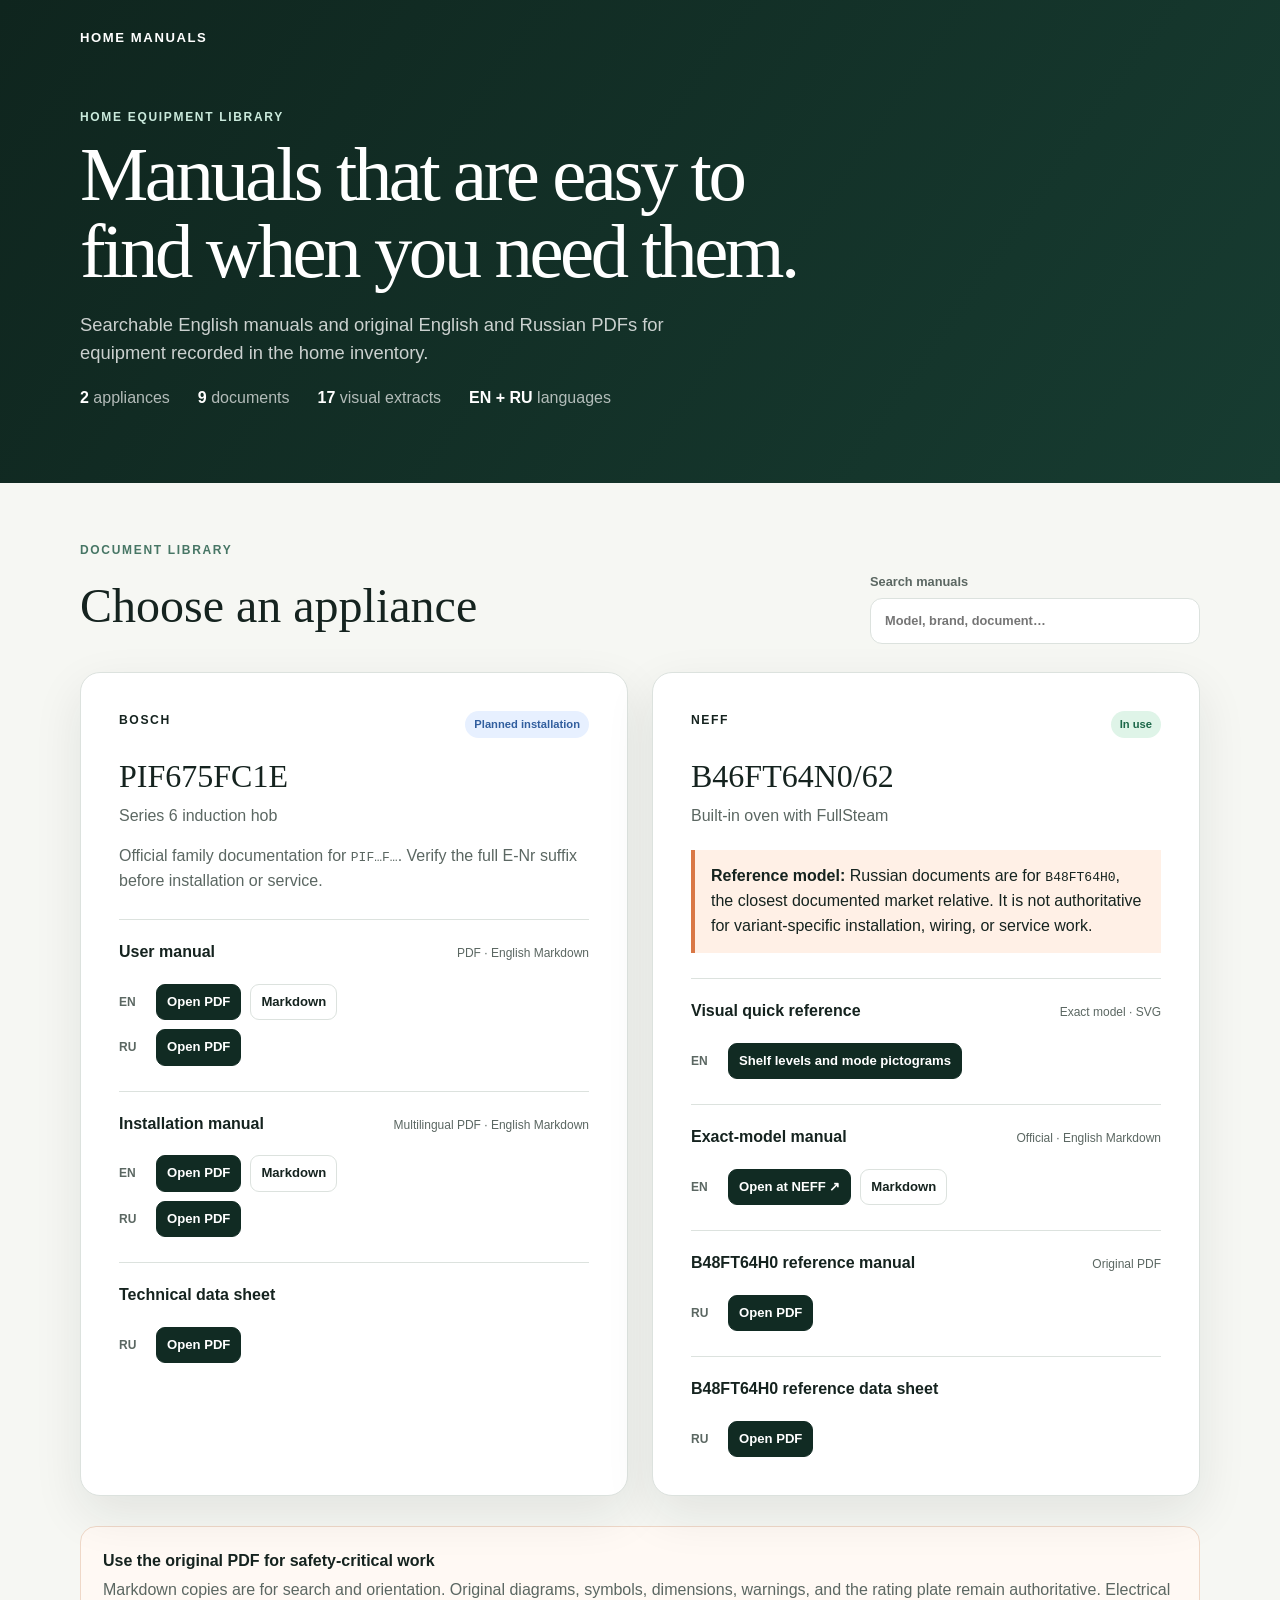
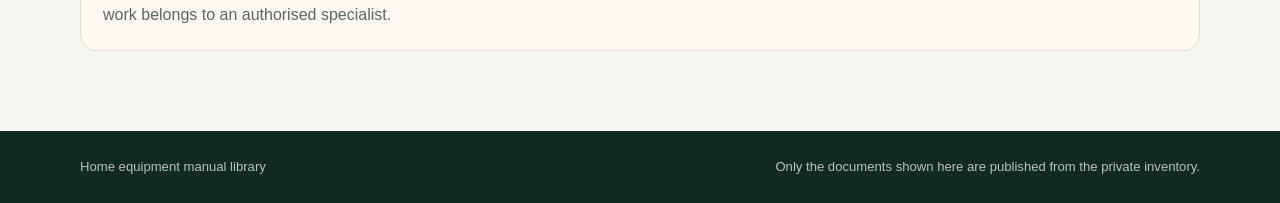
<file: manuals/index.html>
<!doctype html>
<html lang="en">
  <head>
    <meta charset="utf-8">
    <meta name="viewport" content="width=device-width, initial-scale=1">
    <meta name="description" content="English manuals and original English and Russian PDFs for home equipment.">
    <meta name="theme-color" content="#11221d">
    <title>Home equipment manuals</title>
    <link rel="icon" href="assets/favicon.svg" type="image/svg+xml">
    <link rel="stylesheet" href="assets/styles.css">
    <script src="assets/app.js" defer></script>
  </head>
  <body>
    <a class="skip-link" href="#manuals">Skip to manuals</a>
    <header class="hero">
      <div class="shell hero__inner">
        <div class="brand">Home manuals</div>
        <div class="hero__content">
          <p class="eyebrow">Home equipment library</p>
          <h1>Manuals that are easy to find when you need them.</h1>
          <p class="hero__lead">Searchable English manuals and original English and Russian PDFs for equipment recorded in the home inventory.</p>
          <div class="hero__facts" aria-label="Library summary">
            <span><strong>2</strong> appliances</span>
            <span><strong>9</strong> documents</span>
            <span><strong>17</strong> visual extracts</span>
            <span><strong>EN + RU</strong> languages</span>
          </div>
        </div>
      </div>
    </header>
    <main id="manuals" class="shell main-content">
      <section class="toolbar" aria-labelledby="library-heading">
        <div>
          <p class="eyebrow eyebrow--dark">Document library</p>
          <h2 id="library-heading">Choose an appliance</h2>
        </div>
        <label class="search">Search manuals
          <input id="manual-search" type="search" placeholder="Model, brand, document…" autocomplete="off">
        </label>
      </section>
      <p id="no-results" class="no-results" hidden>No manuals match that search.</p>
      <div class="appliance-grid">
        <article class="appliance-card" data-search="bosch pif675fc1e induction hob cooktop planned user installation datasheet english russian">
          <div class="topline"><span class="brand-name">Bosch</span><span class="status status--planned">Planned installation</span></div>
          <h3>PIF675FC1E</h3>
          <p class="appliance-type">Series 6 induction hob</p>
          <p class="model-note">Official family documentation for <code>PIF…F…</code>. Verify the full E-Nr suffix before installation or service.</p>
          <div class="document-group">
            <div class="document-heading"><h4>User manual</h4><span class="format-note">PDF · English Markdown</span></div>
            <div class="language-row"><span class="language">EN</span><a class="document-link document-link--primary" href="manuals/bosch-pif675fc1e/PIF675FC1E-user-manual-en.pdf">Open PDF</a><a class="document-link" href="manuals/bosch-pif675fc1e/PIF675FC1E-user-manual-en.md">Markdown</a></div>
            <div class="language-row"><span class="language">RU</span><a class="document-link document-link--primary" href="manuals/bosch-pif675fc1e/PIF675FC1E-user-manual-ru.pdf">Open PDF</a></div>
          </div>
          <div class="document-group">
            <div class="document-heading"><h4>Installation manual</h4><span class="format-note">Multilingual PDF · English Markdown</span></div>
            <div class="language-row"><span class="language">EN</span><a class="document-link document-link--primary" href="manuals/bosch-pif675fc1e/PIF675FC1E-installation-manual-en-ru.pdf">Open PDF</a><a class="document-link" href="manuals/bosch-pif675fc1e/PIF675FC1E-installation-manual-en.md">Markdown</a></div>
            <div class="language-row"><span class="language">RU</span><a class="document-link document-link--primary" href="manuals/bosch-pif675fc1e/PIF675FC1E-installation-manual-en-ru.pdf">Open PDF</a></div>
          </div>
          <div class="document-group">
            <div class="document-heading"><h4>Technical data sheet</h4></div>
            <div class="language-row"><span class="language">RU</span><a class="document-link document-link--primary" href="manuals/bosch-pif675fc1e/PIF675FC1E-datasheet-ru.pdf">Open PDF</a></div>
          </div>
        </article>
        <article class="appliance-card" data-search="neff b46ft64n0 62 b48ft64h0 oven fullsteam installed user datasheet english russian reference">
          <div class="topline"><span class="brand-name">NEFF</span><span class="status">In use</span></div>
          <h3>B46FT64N0/62</h3>
          <p class="appliance-type">Built-in oven with FullSteam</p>
          <div class="notice" role="note"><strong>Reference model:</strong> Russian documents are for <code>B48FT64H0</code>, the closest documented market relative. It is not authoritative for variant-specific installation, wiring, or service work.</div>
          <div class="document-group">
            <div class="document-heading"><h4>Visual quick reference</h4><span class="format-note">Exact model · SVG</span></div>
            <div class="language-row"><span class="language">EN</span><a class="document-link document-link--primary" href="neff-b46ft64n0-62-quick-reference.html">Shelf levels and mode pictograms</a></div>
          </div>
          <div class="document-group">
            <div class="document-heading"><h4>Exact-model manual</h4><span class="format-note">Official · English Markdown</span></div>
            <div class="language-row"><span class="language">EN</span><a class="document-link document-link--primary" href="https://www.neff-home.com/uk/manual/9001613861?productCode=B46FT64N0%2F62" rel="noopener noreferrer">Open at NEFF ↗</a><a class="document-link" href="manuals/neff-b46ft64n0-62/B46FT64N0-62-user-manual-en.md">Markdown</a></div>
          </div>
          <div class="document-group">
            <div class="document-heading"><h4>B48FT64H0 reference manual</h4><span class="format-note">Original PDF</span></div>
            <div class="language-row"><span class="language">RU</span><a class="document-link document-link--primary" href="manuals/neff-b46ft64n0-62/B48FT64H0-user-manual-ru-reference.pdf">Open PDF</a></div>
          </div>
          <div class="document-group">
            <div class="document-heading"><h4>B48FT64H0 reference data sheet</h4></div>
            <div class="language-row"><span class="language">RU</span><a class="document-link document-link--primary" href="manuals/neff-b46ft64n0-62/B48FT64H0-datasheet-ru-reference.pdf">Open PDF</a></div>
          </div>
        </article>
      </div>
      <aside class="safety-note">
        <div><h2>Use the original PDF for safety-critical work</h2><p>Markdown copies are for search and orientation. Original diagrams, symbols, dimensions, warnings, and the rating plate remain authoritative. Electrical work belongs to an authorised specialist.</p></div>
      </aside>
    </main>
    <footer class="site-footer"><div class="shell site-footer__inner"><p>Home equipment manual library</p><p>Only the documents shown here are published from the private inventory.</p></div></footer>
  </body>
</html>
</file>
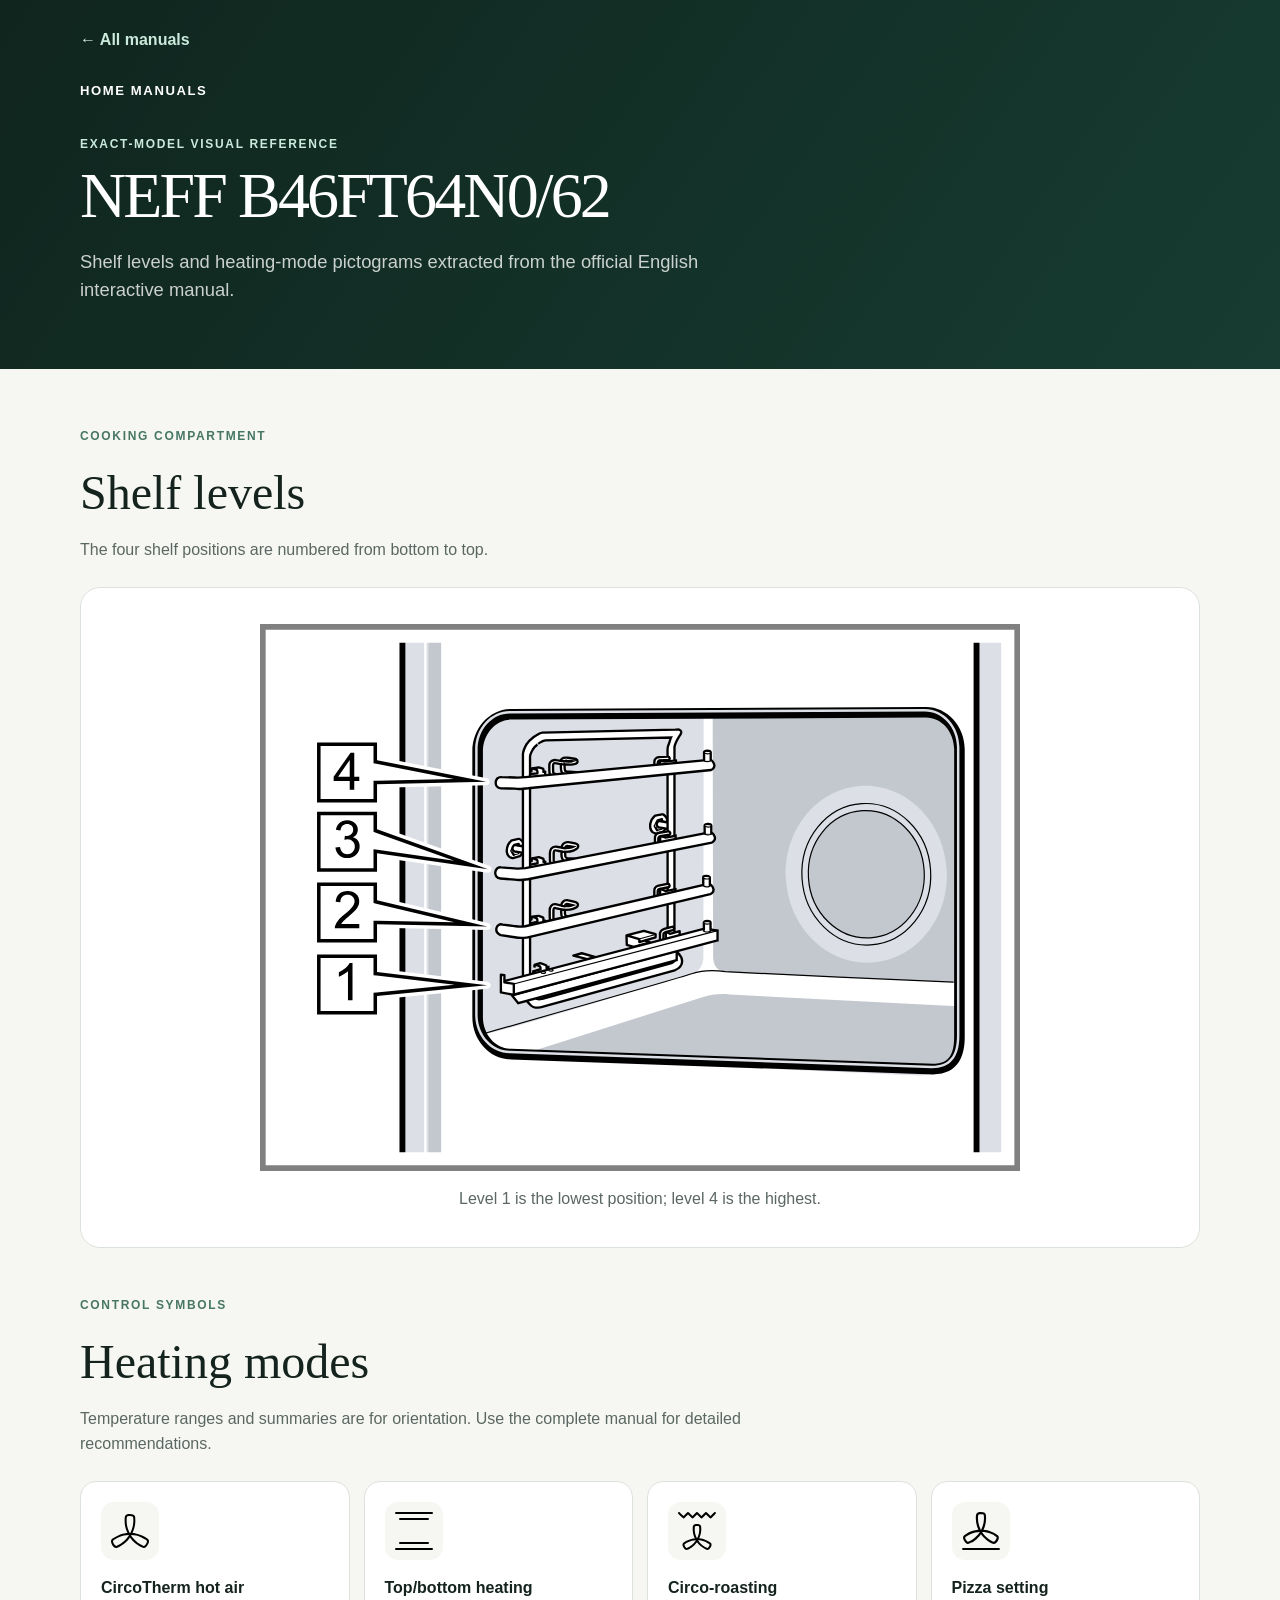
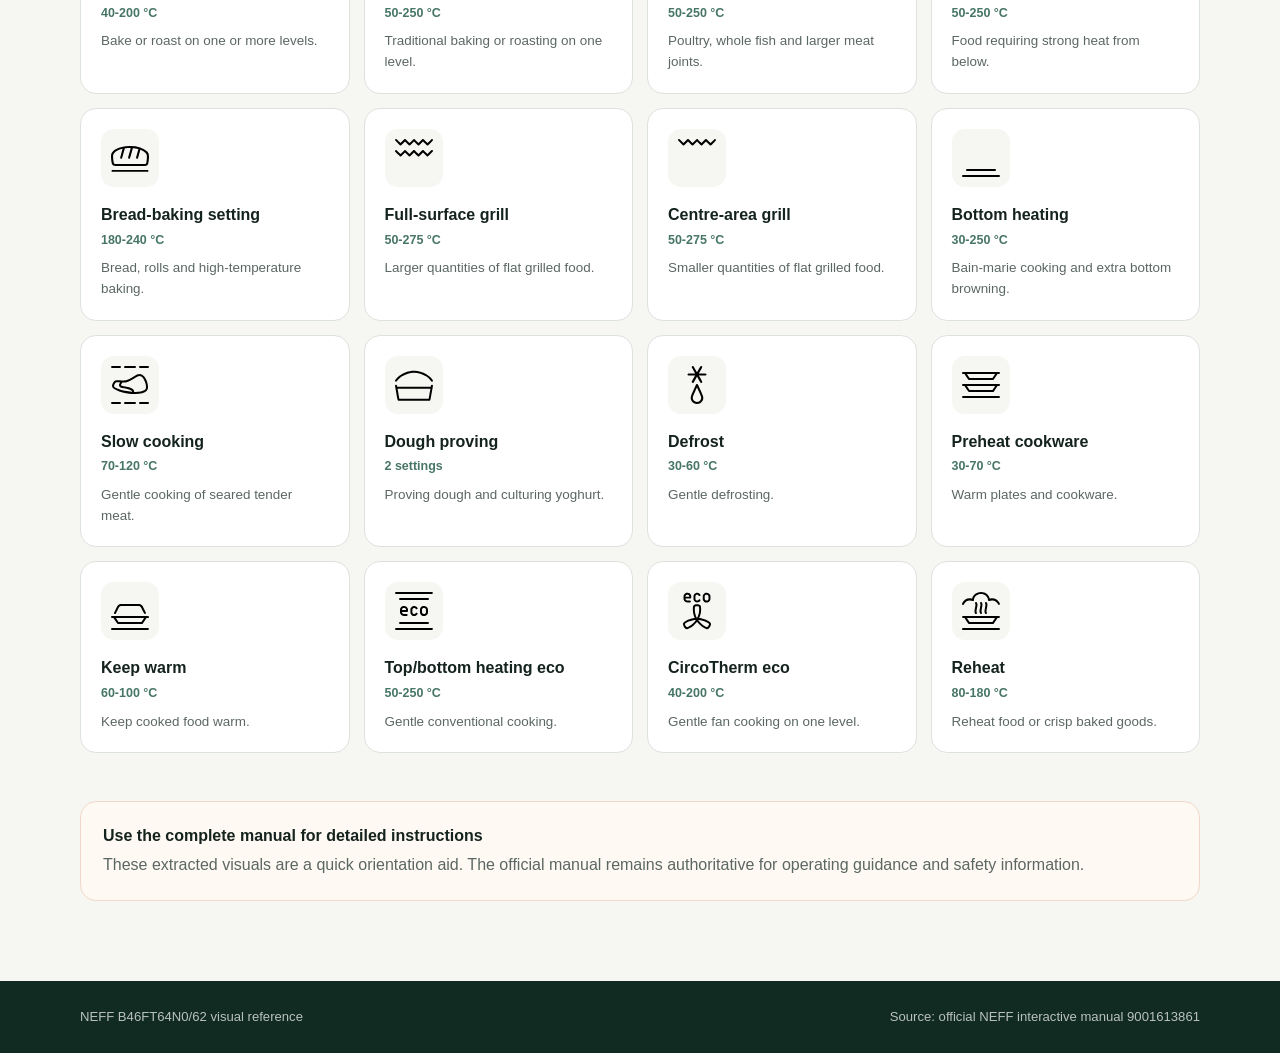
<file: manuals/neff-b46ft64n0-62-quick-reference.html>
<!doctype html>
<html lang="en">
  <head>
    <meta charset="utf-8">
    <meta name="viewport" content="width=device-width, initial-scale=1">
    <meta name="description" content="Shelf levels and heating-mode pictograms for the NEFF B46FT64N0/62 oven.">
    <meta name="theme-color" content="#11221d">
    <title>NEFF B46FT64N0/62 visual reference</title>
    <link rel="icon" href="assets/favicon.svg" type="image/svg+xml">
    <link rel="stylesheet" href="assets/styles.css">
  </head>
  <body>
    <a class="skip-link" href="#reference">Skip to visual reference</a>
    <header class="hero reference-hero">
      <div class="shell hero__inner">
        <a class="back-link" href="index.html">← All manuals</a>
        <div class="brand">Home manuals</div>
        <div class="hero__content">
          <p class="eyebrow">Exact-model visual reference</p>
          <h1>NEFF B46FT64N0/62</h1>
          <p class="hero__lead">Shelf levels and heating-mode pictograms extracted from the official English interactive manual.</p>
        </div>
      </div>
    </header>
    <main id="reference" class="shell main-content">
      <section class="reference-section" aria-labelledby="shelf-heading">
        <p class="eyebrow eyebrow--dark">Cooking compartment</p>
        <h2 id="shelf-heading">Shelf levels</h2>
        <p class="reference-intro">The four shelf positions are numbered from bottom to top.</p>
        <figure class="level-figure">
          <img src="manuals/neff-b46ft64n0-62/images/shelf-levels.svg" alt="Oven cavity with shelf positions 1 at the bottom through 4 at the top">
          <figcaption>Level 1 is the lowest position; level 4 is the highest.</figcaption>
        </figure>
      </section>
      <section class="reference-section" aria-labelledby="modes-heading">
        <p class="eyebrow eyebrow--dark">Control symbols</p>
        <h2 id="modes-heading">Heating modes</h2>
        <p class="reference-intro">Temperature ranges and summaries are for orientation. Use the complete manual for detailed recommendations.</p>
        <div class="mode-grid">
          <article class="mode-card"><div class="mode-icon"><img src="manuals/neff-b46ft64n0-62/images/heating-modes/circotherm-hot-air.svg" alt="CircoTherm hot air pictogram"></div><h3>CircoTherm hot air</h3><p class="mode-range">40-200 °C</p><p class="mode-use">Bake or roast on one or more levels.</p></article>
          <article class="mode-card"><div class="mode-icon"><img src="manuals/neff-b46ft64n0-62/images/heating-modes/top-bottom-heating.svg" alt="Top and bottom heating pictogram"></div><h3>Top/bottom heating</h3><p class="mode-range">50-250 °C</p><p class="mode-use">Traditional baking or roasting on one level.</p></article>
          <article class="mode-card"><div class="mode-icon"><img src="manuals/neff-b46ft64n0-62/images/heating-modes/circo-roasting.svg" alt="Circo-roasting pictogram"></div><h3>Circo-roasting</h3><p class="mode-range">50-250 °C</p><p class="mode-use">Poultry, whole fish and larger meat joints.</p></article>
          <article class="mode-card"><div class="mode-icon"><img src="manuals/neff-b46ft64n0-62/images/heating-modes/pizza-setting.svg" alt="Pizza setting pictogram"></div><h3>Pizza setting</h3><p class="mode-range">50-250 °C</p><p class="mode-use">Food requiring strong heat from below.</p></article>
          <article class="mode-card"><div class="mode-icon"><img src="manuals/neff-b46ft64n0-62/images/heating-modes/bread-baking.svg" alt="Bread-baking pictogram"></div><h3>Bread-baking setting</h3><p class="mode-range">180-240 °C</p><p class="mode-use">Bread, rolls and high-temperature baking.</p></article>
          <article class="mode-card"><div class="mode-icon"><img src="manuals/neff-b46ft64n0-62/images/heating-modes/full-surface-grill.svg" alt="Full-surface grill pictogram"></div><h3>Full-surface grill</h3><p class="mode-range">50-275 °C</p><p class="mode-use">Larger quantities of flat grilled food.</p></article>
          <article class="mode-card"><div class="mode-icon"><img src="manuals/neff-b46ft64n0-62/images/heating-modes/centre-area-grill.svg" alt="Centre-area grill pictogram"></div><h3>Centre-area grill</h3><p class="mode-range">50-275 °C</p><p class="mode-use">Smaller quantities of flat grilled food.</p></article>
          <article class="mode-card"><div class="mode-icon"><img src="manuals/neff-b46ft64n0-62/images/heating-modes/bottom-heating.svg" alt="Bottom heating pictogram"></div><h3>Bottom heating</h3><p class="mode-range">30-250 °C</p><p class="mode-use">Bain-marie cooking and extra bottom browning.</p></article>
          <article class="mode-card"><div class="mode-icon"><img src="manuals/neff-b46ft64n0-62/images/heating-modes/slow-cooking.svg" alt="Slow cooking pictogram"></div><h3>Slow cooking</h3><p class="mode-range">70-120 °C</p><p class="mode-use">Gentle cooking of seared tender meat.</p></article>
          <article class="mode-card"><div class="mode-icon"><img src="manuals/neff-b46ft64n0-62/images/heating-modes/dough-proving.svg" alt="Dough proving pictogram"></div><h3>Dough proving</h3><p class="mode-range">2 settings</p><p class="mode-use">Proving dough and culturing yoghurt.</p></article>
          <article class="mode-card"><div class="mode-icon"><img src="manuals/neff-b46ft64n0-62/images/heating-modes/defrost.svg" alt="Defrost pictogram"></div><h3>Defrost</h3><p class="mode-range">30-60 °C</p><p class="mode-use">Gentle defrosting.</p></article>
          <article class="mode-card"><div class="mode-icon"><img src="manuals/neff-b46ft64n0-62/images/heating-modes/preheat-cookware.svg" alt="Preheat cookware pictogram"></div><h3>Preheat cookware</h3><p class="mode-range">30-70 °C</p><p class="mode-use">Warm plates and cookware.</p></article>
          <article class="mode-card"><div class="mode-icon"><img src="manuals/neff-b46ft64n0-62/images/heating-modes/keep-warm.svg" alt="Keep warm pictogram"></div><h3>Keep warm</h3><p class="mode-range">60-100 °C</p><p class="mode-use">Keep cooked food warm.</p></article>
          <article class="mode-card"><div class="mode-icon"><img src="manuals/neff-b46ft64n0-62/images/heating-modes/top-bottom-heating-eco.svg" alt="Top and bottom heating eco pictogram"></div><h3>Top/bottom heating eco</h3><p class="mode-range">50-250 °C</p><p class="mode-use">Gentle conventional cooking.</p></article>
          <article class="mode-card"><div class="mode-icon"><img src="manuals/neff-b46ft64n0-62/images/heating-modes/circotherm-eco.svg" alt="CircoTherm eco pictogram"></div><h3>CircoTherm eco</h3><p class="mode-range">40-200 °C</p><p class="mode-use">Gentle fan cooking on one level.</p></article>
          <article class="mode-card"><div class="mode-icon"><img src="manuals/neff-b46ft64n0-62/images/heating-modes/reheat.svg" alt="Reheat pictogram"></div><h3>Reheat</h3><p class="mode-range">80-180 °C</p><p class="mode-use">Reheat food or crisp baked goods.</p></article>
        </div>
      </section>
      <aside class="safety-note"><div><h2>Use the complete manual for detailed instructions</h2><p>These extracted visuals are a quick orientation aid. The official manual remains authoritative for operating guidance and safety information.</p></div></aside>
    </main>
    <footer class="site-footer"><div class="shell site-footer__inner"><p>NEFF B46FT64N0/62 visual reference</p><p>Source: official NEFF interactive manual 9001613861</p></div></footer>
  </body>
</html>
</file>
<file: manuals/assets/styles.css>
:root {
  color-scheme: light;
  --ink: #15231f;
  --muted: #5b6762;
  --line: #dce2de;
  --paper: #f6f7f3;
  --card: #fff;
  --forest: #112b23;
  --mint: #caeadc;
  --blue: #e7f0ff;
  font-family: Inter, ui-sans-serif, -apple-system, BlinkMacSystemFont, "Segoe UI", sans-serif;
}

* { box-sizing: border-box; }
html { scroll-behavior: smooth; }
body { margin: 0; background: var(--paper); color: var(--ink); line-height: 1.55; }
a { color: inherit; }
.shell { width: min(1120px, calc(100% - 40px)); margin-inline: auto; }
.skip-link { position: fixed; top: 10px; left: 10px; padding: 8px 12px; background: #fff; transform: translateY(-160%); z-index: 2; }
.skip-link:focus { transform: none; }
.hero { background: linear-gradient(125deg, #0f251e, #173c31); color: #fff; }
.hero__inner { padding-block: 28px 72px; }
.brand { font-size: .82rem; font-weight: 800; letter-spacing: .12em; text-transform: uppercase; }
.hero__content { max-width: 780px; padding-top: 60px; }
.eyebrow { margin: 0 0 10px; color: var(--mint); font-size: .75rem; font-weight: 800; letter-spacing: .14em; text-transform: uppercase; }
h1, h2, h3, h4, p { margin-top: 0; }
h1, h2, h3 { font-family: Georgia, "Times New Roman", serif; font-weight: 500; }
h1 { margin-bottom: 20px; font-size: clamp(2.5rem, 6vw, 4.8rem); letter-spacing: -.045em; line-height: 1; }
.hero__lead { max-width: 650px; color: #ffffffc7; font-size: 1.15rem; }
.hero__facts { display: flex; flex-wrap: wrap; gap: 14px 28px; color: #ffffffad; }
.hero__facts strong { color: #fff; }
.main-content { padding-block: 58px 80px; }
.toolbar { display: flex; align-items: end; justify-content: space-between; gap: 28px; margin-bottom: 28px; }
.toolbar h2 { margin: 0; font-size: clamp(2rem, 4vw, 3rem); }
.eyebrow--dark { color: #477665; }
.search { display: grid; min-width: min(100%, 330px); gap: 6px; color: var(--muted); font-size: .8rem; font-weight: 700; }
.search input { width: 100%; padding: 12px 14px; border: 1px solid var(--line); border-radius: 12px; background: #fff; font: inherit; }
.appliance-grid { display: grid; grid-template-columns: repeat(2, minmax(0, 1fr)); gap: 24px; }
.appliance-card { padding: clamp(24px, 4vw, 38px); border: 1px solid var(--line); border-radius: 20px; background: var(--card); box-shadow: 0 18px 50px #15231f17; }
.appliance-card[hidden] { display: none; }
.topline { display: flex; justify-content: space-between; gap: 14px; margin-bottom: 14px; }
.brand-name { font-size: .76rem; font-weight: 850; letter-spacing: .13em; text-transform: uppercase; }
.status { padding: 5px 9px; border-radius: 999px; background: #dff4e8; color: #1c6849; font-size: .7rem; font-weight: 750; }
.status--planned { background: var(--blue); color: #315e9e; }
.appliance-card h3 { margin-bottom: 2px; font-size: 2rem; }
.appliance-type, .model-note { color: var(--muted); }
.notice { margin: 22px 0; padding: 14px 16px; border-left: 4px solid #d97745; background: #fff0e6; }
.document-group { margin-top: 25px; padding-top: 20px; border-top: 1px solid var(--line); }
.document-heading { display: flex; justify-content: space-between; gap: 10px; align-items: baseline; }
.document-heading h4 { margin-bottom: 10px; }
.format-note { color: var(--muted); font-size: .75rem; }
.language-row { display: flex; flex-wrap: wrap; align-items: center; gap: 9px; margin-top: 9px; }
.language { width: 28px; color: var(--muted); font-size: .75rem; font-weight: 850; }
.document-link { padding: 7px 10px; border: 1px solid var(--line); border-radius: 9px; text-decoration: none; font-size: .82rem; font-weight: 700; }
.document-link--primary { border-color: var(--forest); background: var(--forest); color: #fff; }
.document-link:hover { transform: translateY(-1px); }
.safety-note { display: flex; gap: 16px; margin-top: 30px; padding: 22px; border: 1px solid #efd8c8; border-radius: 16px; background: #fff9f4; }
.safety-note h2 { margin-bottom: 4px; font-family: inherit; font-size: 1rem; font-weight: 800; }
.safety-note p { margin: 0; color: var(--muted); }
.no-results { padding: 24px; border: 1px dashed var(--line); border-radius: 14px; text-align: center; }
.site-footer { padding: 26px 0; background: var(--forest); color: #ffffffb5; font-size: .82rem; }
.site-footer__inner { display: flex; justify-content: space-between; gap: 20px; }
.site-footer p { margin: 0; }
.reference-hero .hero__inner { padding-bottom: 46px; }
.reference-hero .hero__content { padding-top: 34px; }
.reference-hero h1 { font-size: clamp(2.25rem, 5vw, 4rem); }
.back-link { display: inline-block; margin-bottom: 28px; color: var(--mint); font-weight: 750; text-decoration: none; }
.reference-section { margin-bottom: 48px; }
.reference-section > h2 { margin-bottom: 8px; font-size: clamp(2rem, 4vw, 3rem); }
.reference-intro { max-width: 760px; color: var(--muted); }
.level-figure { margin: 24px 0 0; padding: clamp(18px, 4vw, 36px); border: 1px solid var(--line); border-radius: 20px; background: #fff; }
.level-figure img { display: block; width: min(100%, 760px); height: auto; margin-inline: auto; }
.level-figure figcaption { margin-top: 16px; color: var(--muted); text-align: center; }
.mode-grid { display: grid; grid-template-columns: repeat(4, minmax(0, 1fr)); gap: 14px; margin-top: 24px; }
.mode-card { min-height: 188px; padding: 20px; border: 1px solid var(--line); border-radius: 16px; background: #fff; }
.mode-icon { display: grid; width: 58px; height: 58px; margin-bottom: 16px; place-items: center; border-radius: 13px; background: var(--paper); }
.mode-icon img { width: 38px; height: 38px; object-fit: contain; }
.mode-card h3 { margin-bottom: 3px; font-family: inherit; font-size: 1rem; font-weight: 800; }
.mode-range { margin-bottom: 8px; color: #477665; font-size: .78rem; font-weight: 800; }
.mode-use { margin: 0; color: var(--muted); font-size: .84rem; }
@media (max-width: 760px) { .toolbar, .site-footer__inner { display: grid; } .appliance-grid { grid-template-columns: 1fr; } .search { width: 100%; } }
@media (max-width: 900px) { .mode-grid { grid-template-columns: repeat(2, minmax(0, 1fr)); } }
@media (max-width: 520px) { .mode-grid { grid-template-columns: 1fr; } }
</file>
